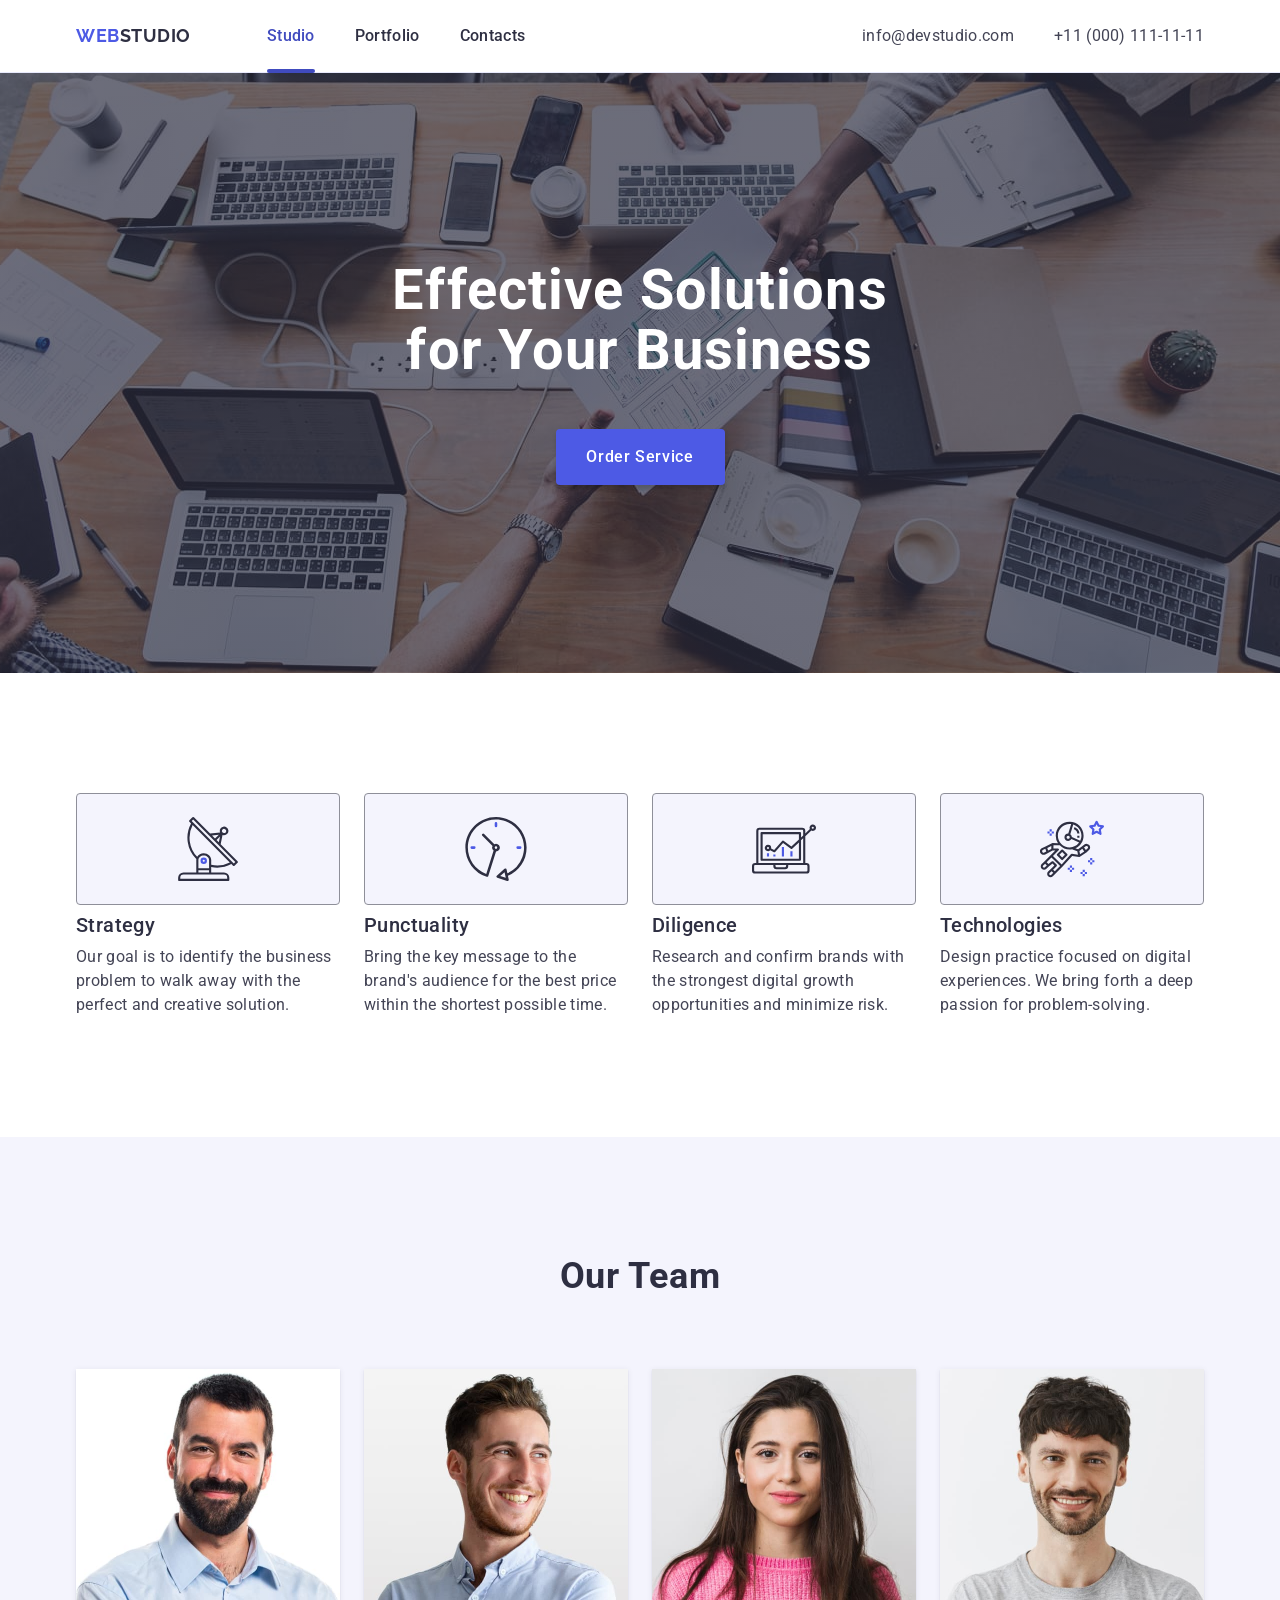
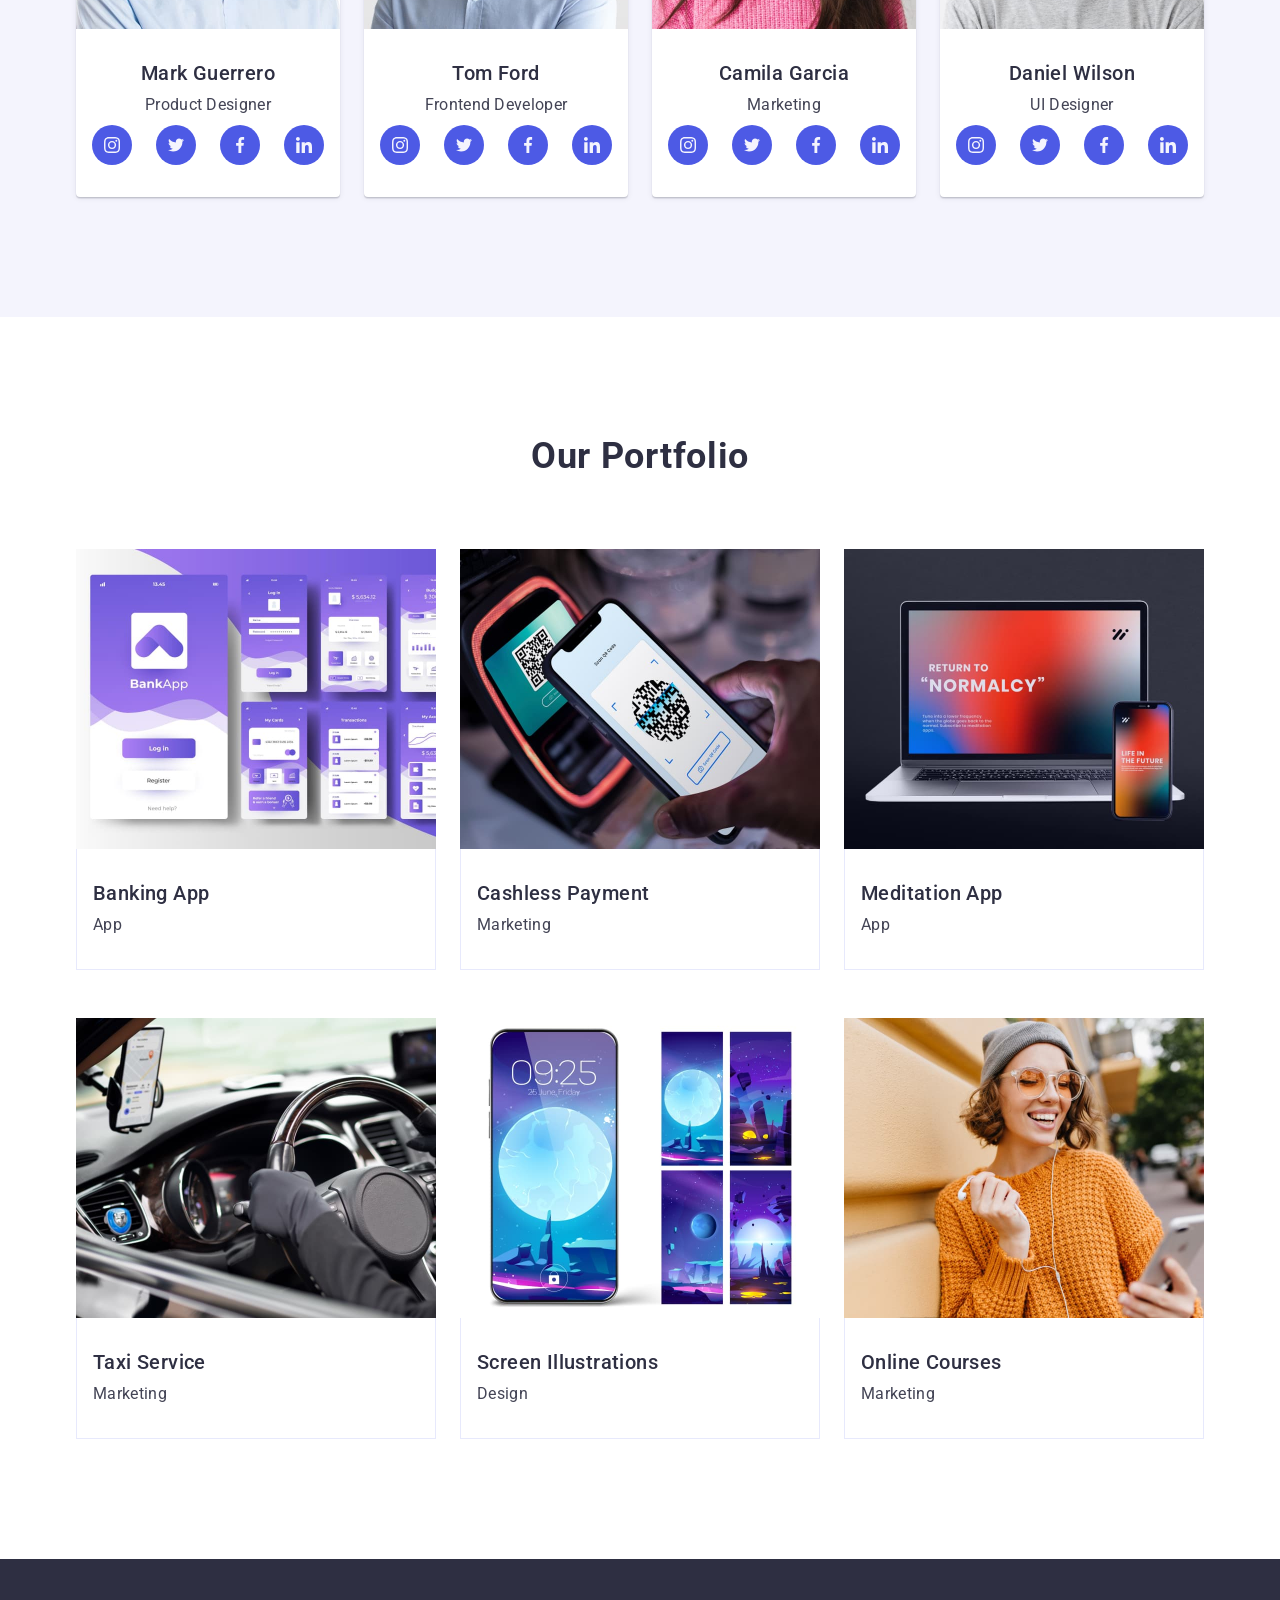
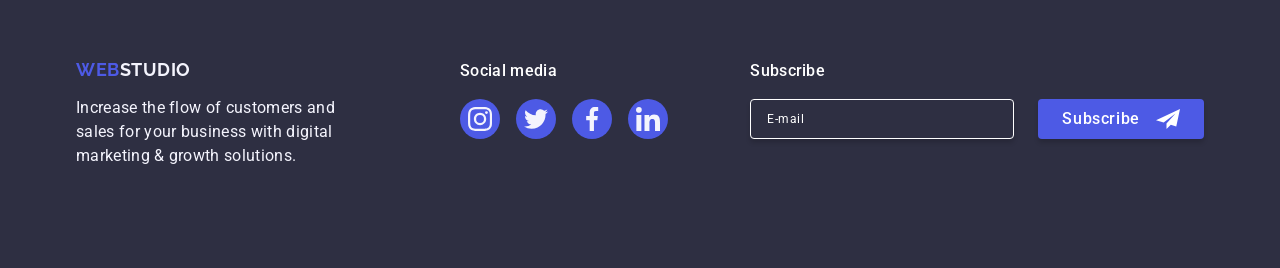
<file: index.html>
<!DOCTYPE html>
<html lang="en">
  <head>
    <meta charset="UTF-8" />
    <meta name="viewport" content="width=device-width, initial-scale=1.0" />
    <title>WebStudio</title>
    <link
      rel="stylesheet"
      href="https://cdnjs.cloudflare.com/ajax/libs/modern-normalize/3.0.1/modern-normalize.min.css"
      integrity="sha512-q6WgHqiHlKyOqslT/lgBgodhd03Wp4BEqKeW6nNtlOY4quzyG3VoQKFrieaCeSnuVseNKRGpGeDU3qPmabCANg=="
      crossorigin="anonymous"
      referrerpolicy="no-referrer"
    />
    <link rel="preconnect" href="https://fonts.googleapis.com" />
    <link rel="preconnect" href="https://fonts.gstatic.com" crossorigin />
    <link
      href="https://fonts.googleapis.com/css2?family=Raleway:wght@700&family=Roboto:wght@400;500;700&display=swap"
      rel="stylesheet"
    />
    <link rel="stylesheet" href="./css/styles.css" />
  </head>

  <body>
    <!--Header-->
    <header class="page-header">
      <div class="container header-container">
        <nav class="header-nav">
          <a class="logo nav-logo" href="./index.html"
            >Web<span class="header-logo-accent">Studio</span></a
          >
          <ul class="nav-list">
            <li class="nav-item">
              <a class="nav-link current" href="./index.html" target="_blank">Studio</a>
            </li>
            <li class="nav-item">
              <a class="nav-link" href="" target="_blank">Portfolio</a>
            </li>
            <li class="nav-item"><a class="nav-link" href="" target="_blank">Contacts</a></li>
          </ul>
        </nav>
        <address class="contacts">
          <ul class="contacts-list">
            <li class="contacts-item">
              <a class="contacts-link" href="mailto:info@devstudio.com">info@devstudio.com</a>
            </li>
            <li class="contacts-item">
              <a class="contacts-link" href="tel:+110001111111">+11 (000) 111-11-11</a>
            </li>
          </ul>
        </address>
      </div>
    </header>

    <!--Main-->
    <main>
      <!--Section Hero-->
      <section class="hero">
        <div class="container">
          <h1 class="hero-title">
            Effective solutions <span class="hero-title-accent">for</span> your business
          </h1>
          <button class="hero-button" type="button" data-modal-open>Order Service</button>
        </div>
      </section>

      <!--Section About us-->
      <section class="section about">
        <div class="container">
          <h2 class="section-title about-title visually-hidden">About us</h2>
          <ul class="about-list">
            <li class="about-item">
              <div class="about-icon">
                <svg class="about-icon-svg" width="64" height="64">
                  <use href="./images/icons.svg#icon-antenna"></use>
                </svg>
              </div>
              <h3 class="about-subtitle">Strategy</h3>
              <p class="about-text">
                Our goal is to identify the business problem to walk away with the perfect and
                creative solution.
              </p>
            </li>
            <li class="about-item">
              <div class="about-icon">
                <svg class="about-icon-svg" width="64" height="64">
                  <use href="./images/icons.svg#icon-clock"></use>
                </svg>
              </div>
              <h3 class="about-subtitle">Punctuality</h3>
              <p class="about-text">
                Bring the key message to the brand's audience for the best price within the shortest
                possible time.
              </p>
            </li>
            <li class="about-item">
              <div class="about-icon">
                <svg class="about-icon-svg" width="64" height="64">
                  <use href="./images/icons.svg#icon-diagram"></use>
                </svg>
              </div>
              <h3 class="about-subtitle">Diligence</h3>
              <p class="about-text">
                Research and confirm brands with the strongest digital growth opportunities and
                minimize risk.
              </p>
            </li>
            <li class="about-item">
              <div class="about-icon">
                <svg class="about-icon-svg" width="64" height="64">
                  <use href="./images/icons.svg#icon-astronaut"></use>
                </svg>
              </div>
              <h3 class="about-subtitle">Technologies</h3>
              <p class="about-text">
                Design practice focused on digital experiences. We bring forth a deep passion for
                problem-solving.
              </p>
            </li>
          </ul>
        </div>
      </section>

      <!--Section Our team-->
      <section class="section team">
        <div class="container">
          <h2 class="section-title team-title">Our Team</h2>
          <ul class="team-card-list">
            <li class="team-card-item">
              <img
                class="team-card-img"
                src="./images/team/team-1.jpg"
                alt="Mark Guerrero"
                width="264"
              />
              <div class="team-card-box">
                <h3 class="team-card-title">Mark Guerrero</h3>
                <p class="team-card-text">Product Designer</p>
                <ul class="team-card-social-list">
                  <li class="team-card-social-item">
                    <a class="team-card-social-link" href="">
                      <svg class="team-card-social-icon" width="16" height="16">
                        <use href="./images/icons.svg#icon-instagram"></use>
                      </svg>
                    </a>
                  </li>
                  <li class="team-card-social-item">
                    <a class="team-card-social-link" href="">
                      <svg class="team-card-social-icon" width="16" height="16">
                        <use href="./images/icons.svg#icon-twitter"></use>
                      </svg>
                    </a>
                  </li>
                  <li class="team-card-social-item">
                    <a class="team-card-social-link" href="">
                      <svg class="team-card-social-icon" width="16" height="16">
                        <use href="./images/icons.svg#icon-facebook"></use>
                      </svg>
                    </a>
                  </li>
                  <li class="team-card-social-item">
                    <a class="team-card-social-link" href="">
                      <svg class="team-card-social-icon" width="16" height="16">
                        <use href="./images/icons.svg#icon-linkedin"></use>
                      </svg>
                    </a>
                  </li>
                </ul>
              </div>
            </li>
            <li class="team-card-item">
              <img
                class="team-card-img"
                src="./images/team/team-2.jpg"
                alt="Tom Ford"
                width="264"
              />
              <div class="team-card-box">
                <h3 class="team-card-title">Tom Ford</h3>
                <p class="team-card-text">Frontend Developer</p>
                <ul class="team-card-social-list">
                  <li class="team-card-social-item">
                    <a class="team-card-social-link" href="">
                      <svg class="team-card-social-icon" width="16" height="16">
                        <use href="./images/icons.svg#icon-instagram"></use>
                      </svg>
                    </a>
                  </li>
                  <li class="team-card-social-item">
                    <a class="team-card-social-link" href="">
                      <svg class="team-card-social-icon" width="16" height="16">
                        <use href="./images/icons.svg#icon-twitter"></use>
                      </svg>
                    </a>
                  </li>
                  <li class="team-card-social-item">
                    <a class="team-card-social-link" href="">
                      <svg class="team-card-social-icon" width="16" height="16">
                        <use href="./images/icons.svg#icon-facebook"></use>
                      </svg>
                    </a>
                  </li>
                  <li class="team-card-social-item">
                    <a class="team-card-social-link" href="">
                      <svg class="team-card-social-icon" width="16" height="16">
                        <use href="./images/icons.svg#icon-linkedin"></use>
                      </svg>
                    </a>
                  </li>
                </ul>
              </div>
            </li>
            <li class="team-card-item">
              <img
                class="team-card-img"
                src="./images/team/team-3.jpg"
                alt="Camila Garcia"
                width="264"
              />
              <div class="team-card-box">
                <h3 class="team-card-title">Camila Garcia</h3>
                <p class="team-card-text">Marketing</p>
                <ul class="team-card-social-list">
                  <li class="team-card-social-item">
                    <a class="team-card-social-link" href="">
                      <svg class="team-card-social-icon" width="16" height="16">
                        <use href="./images/icons.svg#icon-instagram"></use>
                      </svg>
                    </a>
                  </li>
                  <li class="team-card-social-item">
                    <a class="team-card-social-link" href="">
                      <svg class="team-card-social-icon" width="16" height="16">
                        <use href="./images/icons.svg#icon-twitter"></use>
                      </svg>
                    </a>
                  </li>
                  <li class="team-card-social-item">
                    <a class="team-card-social-link" href="">
                      <svg class="team-card-social-icon" width="16" height="16">
                        <use href="./images/icons.svg#icon-facebook"></use>
                      </svg>
                    </a>
                  </li>
                  <li class="team-card-social-item">
                    <a class="team-card-social-link" href="">
                      <svg class="team-card-social-icon" width="16" height="16">
                        <use href="./images/icons.svg#icon-linkedin"></use>
                      </svg>
                    </a>
                  </li>
                </ul>
              </div>
            </li>
            <li class="team-card-item">
              <img
                class="team-card-img"
                src="./images/team/team-4.jpg"
                alt="Daniel Wilson"
                width="264"
              />
              <div class="team-card-box">
                <h3 class="team-card-title">Daniel Wilson</h3>
                <p class="team-card-text">UI Designer</p>
                <ul class="team-card-social-list">
                  <li class="team-card-social-item">
                    <a class="team-card-social-link" href="">
                      <svg class="team-card-social-icon" width="16" height="16">
                        <use href="./images/icons.svg#icon-instagram"></use>
                      </svg>
                    </a>
                  </li>
                  <li class="team-card-social-item">
                    <a class="team-card-social-link" href="">
                      <svg class="team-card-social-icon" width="16" height="16">
                        <use href="./images/icons.svg#icon-twitter"></use>
                      </svg>
                    </a>
                  </li>
                  <li class="team-card-social-item">
                    <a class="team-card-social-link" href="">
                      <svg class="team-card-social-icon" width="16" height="16">
                        <use href="./images/icons.svg#icon-facebook"></use>
                      </svg>
                    </a>
                  </li>
                  <li class="team-card-social-item">
                    <a class="team-card-social-link" href="">
                      <svg class="team-card-social-icon" width="16" height="16">
                        <use href="./images/icons.svg#icon-linkedin"></use>
                      </svg>
                    </a>
                  </li>
                </ul>
              </div>
            </li>
          </ul>
        </div>
      </section>

      <!--Section Portfolio-->
      <section class="section portfolio">
        <div class="container">
          <h2 class="section-title portfolio-title">Our Portfolio</h2>
          <ul class="portfolio-list">
            <li class="portfolio-item">
              <div class="portfolio-thumb">
                <img
                  class="portfolio-img"
                  src="./images/portfolio/portfolio-1.jpg"
                  alt="Banking application"
                  width="360"
                />
                <p class="portfolio-overlay">
                  14 Stylish and User-Friendly App Design Concepts · Task Manager App · Calorie
                  Tracker App · Exotic Fruit Ecommerce App · Cloud Storage App
                </p>
              </div>

              <div class="portfolio-box">
                <h3 class="portfolio-subtitle">Banking App</h3>
                <p class="portfolio-text">App</p>
              </div>
            </li>
            <li class="portfolio-item">
              <div class="portfolio-thumb">
                <img
                  class="portfolio-img"
                  src="./images/portfolio/portfolio-2.jpg"
                  alt="Cashless payment by smartphone"
                  width="360"
                />
                <p class="portfolio-overlay">
                  14 Stylish and User-Friendly App Design Concepts · Task Manager App · Calorie
                  Tracker App · Exotic Fruit Ecommerce App · Cloud Storage App
                </p>
              </div>

              <div class="portfolio-box">
                <h3 class="portfolio-subtitle">Cashless Payment</h3>
                <p class="portfolio-text">Marketing</p>
              </div>
            </li>
            <li class="portfolio-item">
              <div class="portfolio-thumb">
                <img
                  class="portfolio-img"
                  src="./images/portfolio/portfolio-3.jpg"
                  alt="Laptop and smartphone"
                  width="360"
                />
                <p class="portfolio-overlay">
                  14 Stylish and User-Friendly App Design Concepts · Task Manager App · Calorie
                  Tracker App · Exotic Fruit Ecommerce App · Cloud Storage App
                </p>
              </div>

              <div class="portfolio-box">
                <h3 class="portfolio-subtitle">Meditation App</h3>
                <p class="portfolio-text">App</p>
              </div>
            </li>
            <li class="portfolio-item">
              <div class="portfolio-thumb">
                <img
                  class="portfolio-img"
                  src="./images/portfolio/portfolio-4.jpg"
                  alt="Man driving a car"
                  width="360"
                />
                <p class="portfolio-overlay">
                  14 Stylish and User-Friendly App Design Concepts · Task Manager App · Calorie
                  Tracker App · Exotic Fruit Ecommerce App · Cloud Storage App
                </p>
              </div>

              <div class="portfolio-box">
                <h3 class="portfolio-subtitle">Taxi Service</h3>
                <p class="portfolio-text">Marketing</p>
              </div>
            </li>
            <li class="portfolio-item">
              <div class="portfolio-thumb">
                <img
                  class="portfolio-img"
                  src="./images/portfolio/portfolio-5.jpg"
                  alt="Smartphone and some background images"
                  width="360"
                />
                <p class="portfolio-overlay">
                  14 Stylish and User-Friendly App Design Concepts · Task Manager App · Calorie
                  Tracker App · Exotic Fruit Ecommerce App · Cloud Storage App
                </p>
              </div>

              <div class="portfolio-box">
                <h3 class="portfolio-subtitle">Screen Illustrations</h3>
                <p class="portfolio-text">Design</p>
              </div>
            </li>
            <li class="portfolio-item">
              <div class="portfolio-thumb">
                <img
                  class="portfolio-img"
                  src="./images/portfolio/portfolio-6.jpg"
                  alt="Girl with smartphone"
                  width="360"
                />
                <p class="portfolio-overlay">
                  14 Stylish and User-Friendly App Design Concepts · Task Manager App · Calorie
                  Tracker App · Exotic Fruit Ecommerce App · Cloud Storage App
                </p>
              </div>

              <div class="portfolio-box">
                <h3 class="portfolio-subtitle">Online Courses</h3>
                <p class="portfolio-text">Marketing</p>
              </div>
            </li>
          </ul>
        </div>
      </section>
    </main>

    <!--Footer-->
    <footer class="footer">
      <div class="container footer-container">
        <div class="footer-logo-container">
          <a class="logo footer-logo" href="./index.html"
            >Web<span class="footer-logo-accent">Studio</span></a
          >
          <p class="footer-text">
            Increase the flow of customers and sales for your business with digital marketing &
            growth solutions.
          </p>
        </div>

        <div class="footer-social-links-container">
          <p class="footer-social-media-text">Social media</p>
          <ul class="footer-social-media-list">
            <li class="footer-social-media-item">
              <a class="footer-social-media-link" href="">
                <svg class="footer-social-media-icon" width="24" height="24">
                  <use href="./images/icons.svg#icon-instagram"></use>
                </svg>
              </a>
            </li>
            <li class="footer-social-media-item">
              <a class="footer-social-media-link" href="">
                <svg class="footer-social-media-icon" width="24" height="24">
                  <use href="./images/icons.svg#icon-twitter"></use>
                </svg>
              </a>
            </li>
            <li class="footer-social-media-item">
              <a class="footer-social-media-link" href="">
                <svg class="footer-social-media-icon" width="24" height="24">
                  <use href="./images/icons.svg#icon-facebook"></use>
                </svg>
              </a>
            </li>
            <li class="footer-social-media-item">
              <a class="footer-social-media-link" href="">
                <svg class="footer-social-media-icon" width="24" height="24">
                  <use href="./images/icons.svg#icon-linkedin"></use>
                </svg>
              </a>
            </li>
          </ul>
        </div>

        <div class="footer-form-container">
          <p class="footer-form-title">Subscribe</p>
          <form class="footer-form">
            <label class="footer-form-label">
              <input
                class="footer-form-input"
                type="email"
                name="email"
                placeholder="E-mail"
                required
            /></label>
            <button type="submit" class="footer-form-btn">
              Subscribe
              <svg class="btn-icon" width="24" height="24">
                <use href="./images/icons.svg#icon-send"></use>
              </svg>
            </button>
          </form>
        </div>
      </div>
    </footer>

    <!-- Modal -->
    <div class="modal-backdrop" data-modal>
      <div class="modal">
        <button class="modal-close-btn" type="button" data-modal-close>
          <svg class="modal-close-icon" width="8" height="8">
            <use href="./images/icons.svg#icon-close"></use>
          </svg>
        </button>
        <p class="form-title">Leave your contacts and we will call you back</p>

        <form class="modal-form">
          <div class="modal-container-box">
            <label class="modal-input-label" for="user-name">Name</label>
            <div class="modal-input-container">
              <input class="modal-input" id="user-name" name="user-name" type="text" required />
              <svg class="modal-input-icon" width="18" height="24">
                <use href="./images/icons.svg#icon-person"></use>
              </svg>
            </div>
          </div>

          <div class="modal-container-box">
            <label class="modal-input-label" for="user-tel">Phone</label>
            <div class="modal-input-container">
              <input class="modal-input" id="user-tel" name="user-tel" type="tel" required />
              <svg class="modal-input-icon" width="18" height="24">
                <use href="./images/icons.svg#icon-phone"></use>
              </svg>
            </div>
          </div>

          <div class="modal-container-box">
            <label class="modal-input-label" for="user-email">Email</label>
            <div class="modal-input-container">
              <input class="modal-input" id="user-email" name="user-email" type="email" required />
              <svg class="modal-input-icon" width="18" height="24">
                <use href="./images/icons.svg#icon-email"></use>
              </svg>
            </div>
          </div>

          <div class="modal-container-textarea">
            <label class="modal-input-label" for="user-comment">Comment</label>
            <textarea
              class="modal-textarea"
              id="user-comment"
              name="user-comment"
              placeholder="Text input"
            ></textarea>
          </div>

          <div class="modal-check-container">
            <input
              class="modal-check visually-hidden"
              type="checkbox"
              name="user-privacy"
              value="true"
              id="user-privacy"
            />
            <label class="modal-check-label" for="user-privacy">
              <span class="modal-custom-check">
                <svg class="modal-custom-check-icon" width="10" height="8">
                  <use href="./images/icons.svg#icon-check"></use>
                </svg> </span
              >I accept the terms and conditions of the&nbsp;
              <a class="modal-link" href="">Privacy Policy</a>
            </label>
          </div>

          <button class="modal-btn" type="submit">Send</button>
        </form>
      </div>
    </div>

    <script src="./js/modal.js"></script>
  </body>
</html>
</file>
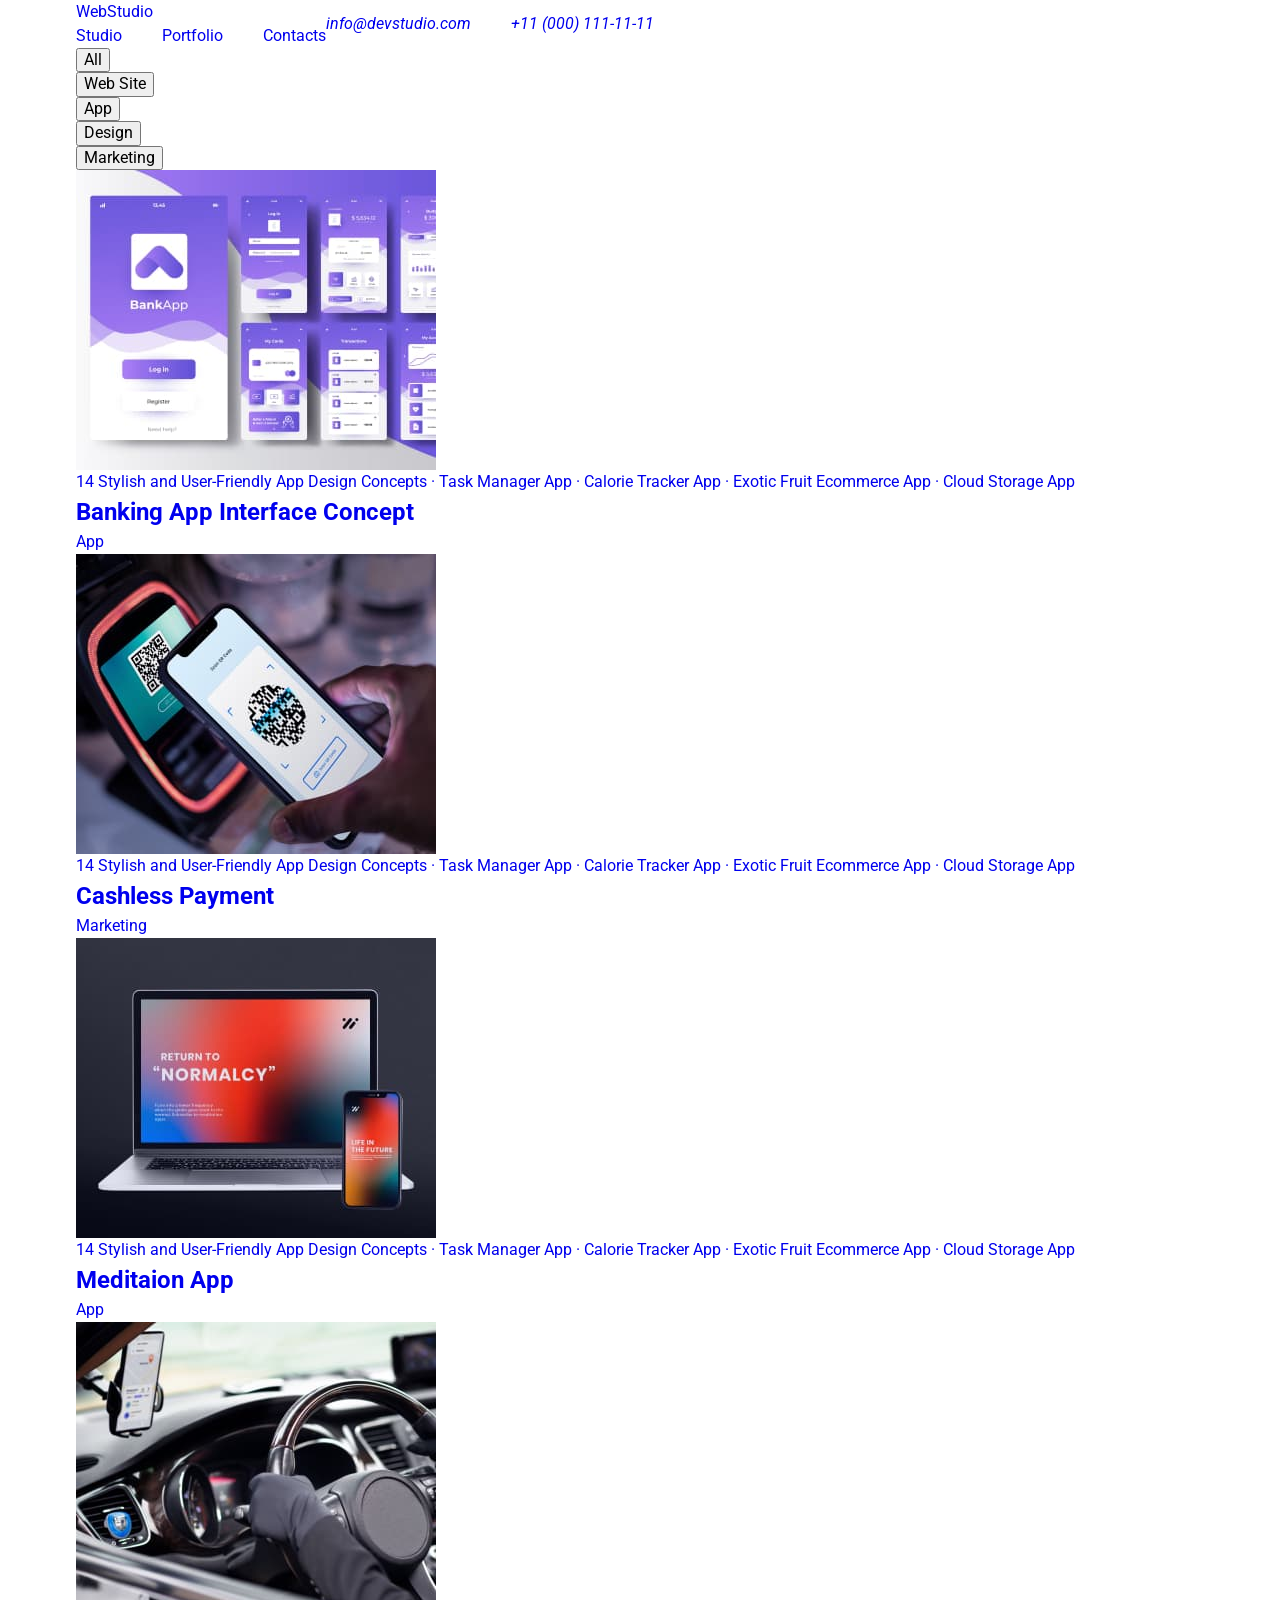
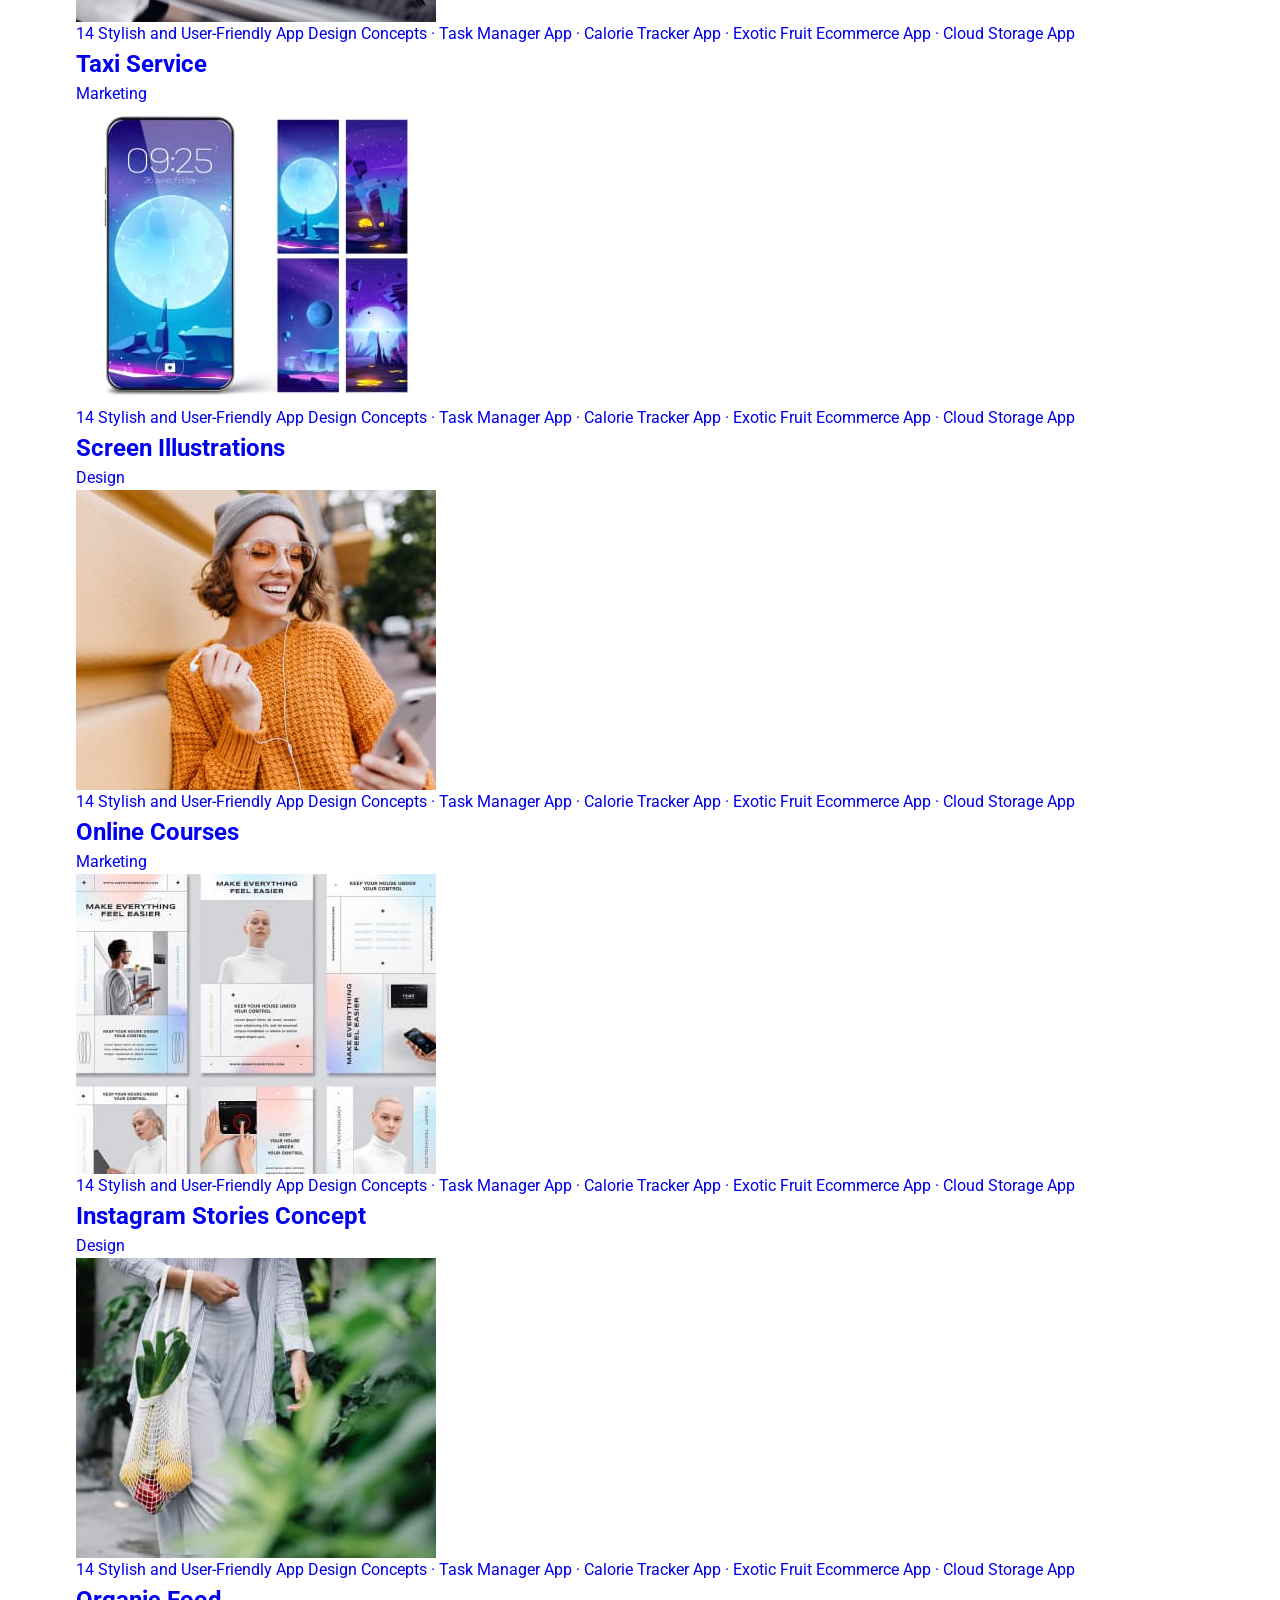
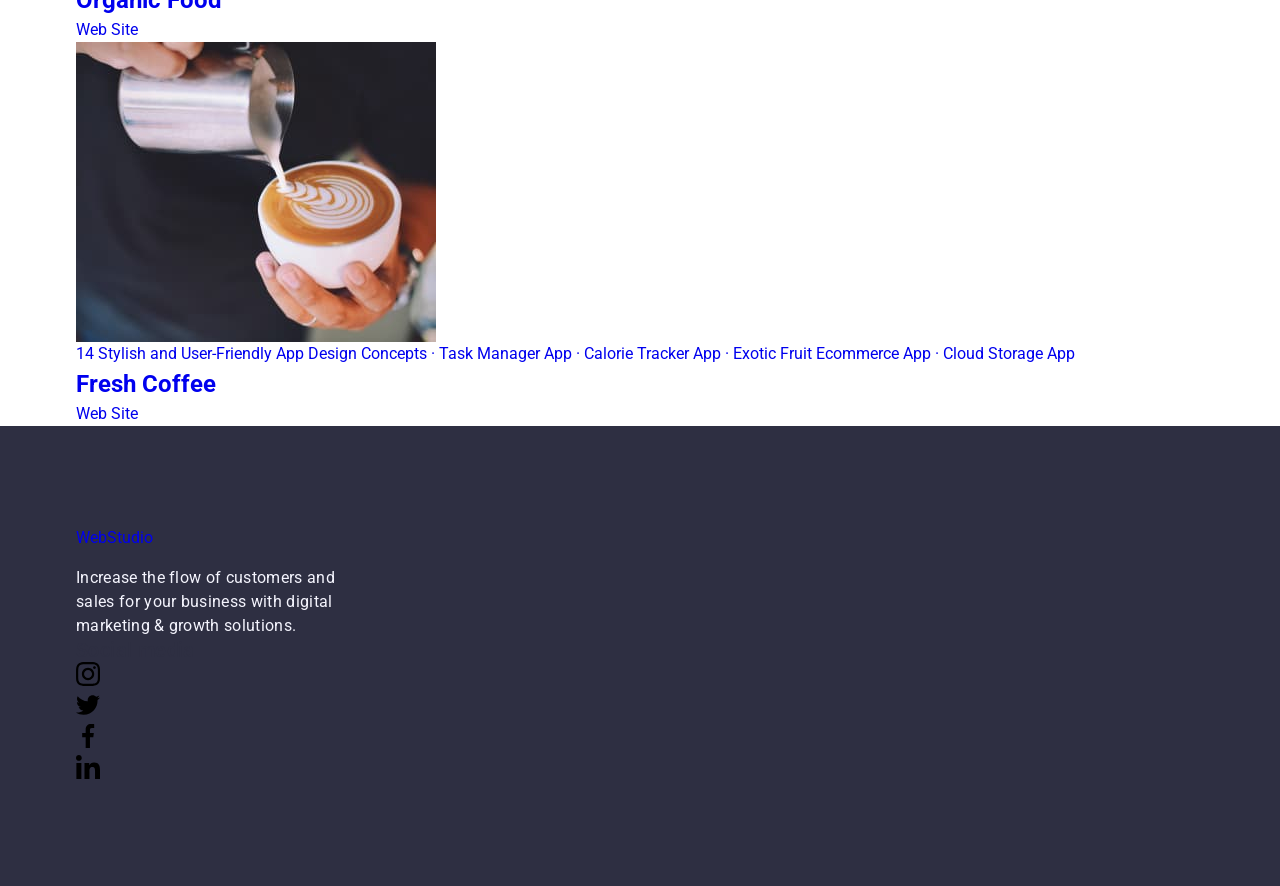
<file: portfolio.html>
<!DOCTYPE html>
<html lang="en">
  <head>
    <meta charset="UTF-8" />
    <meta http-equiv="X-UA-Compatible" content="IE=edge" />
    <meta name="viewport" content="width=device-width, initial-scale=1.0" />
    <title>Portfolio</title>
    <link rel="preconnect" href="https://fonts.googleapis.com" />
    <link rel="preconnect" href="https://fonts.gstatic.com" crossorigin />
    <link
      href="https://fonts.googleapis.com/css2?family=Raleway:wght@800&family=Roboto:wght@400;500;700;900&display=swap"
      rel="stylesheet"
    />
    <link
      rel="stylesheet"
      href="https://cdnjs.cloudflare.com/ajax/libs/modern-normalize/1.1.0/modern-normalize.min.css"
      integrity="sha512-wpPYUAdjBVSE4KJnH1VR1HeZfpl1ub8YT/NKx4PuQ5NmX2tKuGu6U/JRp5y+Y8XG2tV+wKQpNHVUX03MfMFn9Q=="
      crossorigin="anonymous"
      referrerpolicy="no-referrer"
    />
    <link rel="stylesheet" href="./css/styles.css" />
  </head>
  <body>
    <!-- Header -->
    <header class="header">
      <div class="container header-container">
        <nav class="nav">
          <a href="./index.html" class="header-logo link">Web<span>Studio</span></a>
          <ul class="nav-list list">
            <li class="nav-item"><a href="./index.html" class="nav-item-link link">Studio</a></li>
            <li class="nav-item">
              <a href="./portfolio.html" class="nav-item-link link current">Portfolio</a>
            </li>
            <li class="nav-item"><a href="#" class="nav-item-link link">Contacts</a></li>
          </ul>
        </nav>
        <address class="header-contacts">
          <ul class="contacts-list list">
            <li class="contacts-item">
              <a href="mailto:info@devstudio.com" class="contacts-item-link link"
                >info@devstudio.com</a
              >
            </li>
            <li class="contacts-item">
              <a href="tel:+110001111111" class="contacts-item-link link">+11 (000) 111-11-11</a>
            </li>
          </ul>
        </address>
      </div>
    </header>

    <!-- Main -->
    <main>
      <!-- Our projects -->
      <section class="projects">
        <div class="container">
          <h1 class="visually-hidden">Our projects</h1>
          <!-- Filter -->
          <ul class="filter-list list">
            <li class="filter-item"><button type="button" class="filter-btn">All</button></li>
            <li class="filter-item"><button type="button" class="filter-btn">Web Site</button></li>
            <li class="filter-item"><button type="button" class="filter-btn">App</button></li>
            <li class="filter-item"><button type="button" class="filter-btn">Design</button></li>
            <li class="filter-item"><button type="button" class="filter-btn">Marketing</button></li>
          </ul>

          <!-- Projects -->
          <ul class="project-list list">
            <li class="project-item">
              <a class="project-link link" href="#">
                <div class="card">
                  <div class="card-thumb">
                    <img
                      src="./images/portfolio-1.jpg"
                      alt="Banking App"
                      width="360"
                      height="300"
                    />
                    <p class="project-top-text">
                      14 Stylish and User-Friendly App Design Concepts · Task Manager App · Calorie
                      Tracker App · Exotic Fruit Ecommerce App · Cloud Storage App
                    </p>
                  </div>

                  <div class="card-content">
                    <h2 class="project-title">Banking App Interface Concept</h2>
                    <p class="project-text">App</p>
                  </div>
                </div>
              </a>
            </li>
            <li class="project-item">
              <a class="project-link link" href="#">
                <div class="card">
                  <div class="card-thumb">
                    <img
                      src="./images/portfolio-2.jpg"
                      alt="Cashless Payment from smartphone"
                      width="360"
                      height="300"
                    />
                    <p class="project-top-text">
                      14 Stylish and User-Friendly App Design Concepts · Task Manager App · Calorie
                      Tracker App · Exotic Fruit Ecommerce App · Cloud Storage App
                    </p>
                  </div>
                  <div class="card-content">
                    <h2 class="project-title">Cashless Payment</h2>
                    <p class="project-text">Marketing</p>
                  </div>
                </div>
              </a>
            </li>
            <li class="project-item">
              <a class="project-link link" href="#">
                <div class="card">
                  <div class="card-thumb">
                    <img
                      src="./images/portfolio-3.jpg"
                      alt="A laptop and a smartphone"
                      width="360"
                      height="300"
                    />
                    <p class="project-top-text">
                      14 Stylish and User-Friendly App Design Concepts · Task Manager App · Calorie
                      Tracker App · Exotic Fruit Ecommerce App · Cloud Storage App
                    </p>
                  </div>
                  <div class="card-content">
                    <h2 class="project-title">Meditaion App</h2>
                    <p class="project-text">App</p>
                  </div>
                </div>
              </a>
            </li>
            <li class="project-item">
              <a class="project-link link" href="#">
                <div class="card">
                  <div class="card-thumb">
                    <img
                      src="./images/portfolio-4.jpg"
                      alt="A man driving a car"
                      width="360"
                      height="300"
                    />
                    <p class="project-top-text">
                      14 Stylish and User-Friendly App Design Concepts · Task Manager App · Calorie
                      Tracker App · Exotic Fruit Ecommerce App · Cloud Storage App
                    </p>
                  </div>
                  <div class="card-content">
                    <h2 class="project-title">Taxi Service</h2>
                    <p class="project-text">Marketing</p>
                  </div>
                </div>
              </a>
            </li>
            <li class="project-item">
              <a class="project-link link" href="#">
                <div class="card">
                  <div class="card-thumb">
                    <img
                      src="./images/portfolio-5.jpg"
                      alt="A screen of a smartphone"
                      width="360"
                      height="300"
                    />
                    <p class="project-top-text">
                      14 Stylish and User-Friendly App Design Concepts · Task Manager App · Calorie
                      Tracker App · Exotic Fruit Ecommerce App · Cloud Storage App
                    </p>
                  </div>
                  <div class="card-content">
                    <h2 class="project-title">Screen Illustrations</h2>
                    <p class="project-text">Design</p>
                  </div>
                </div>
              </a>
            </li>
            <li class="project-item">
              <a class="project-link link" href="#">
                <div class="card">
                  <div class="card-thumb">
                    <img
                      src="./images/portfolio-6.jpg"
                      alt="A woman with a smartphone"
                      width="360"
                      height="300"
                    />
                    <p class="project-top-text">
                      14 Stylish and User-Friendly App Design Concepts · Task Manager App · Calorie
                      Tracker App · Exotic Fruit Ecommerce App · Cloud Storage App
                    </p>
                  </div>
                  <div class="card-content">
                    <h2 class="project-title">Online Courses</h2>
                    <p class="project-text">Marketing</p>
                  </div>
                </div>
              </a>
            </li>
            <li class="project-item">
              <a class="project-link link" href="#">
                <div class="card">
                  <div class="card-thumb">
                    <img
                      src="./images/portfolio-7.jpg"
                      alt="Instagram Stories"
                      width="360"
                      height="300"
                    />
                    <p class="project-top-text">
                      14 Stylish and User-Friendly App Design Concepts · Task Manager App · Calorie
                      Tracker App · Exotic Fruit Ecommerce App · Cloud Storage App
                    </p>
                  </div>
                  <div class="card-content">
                    <h2 class="project-title">Instagram Stories Concept</h2>
                    <p class="project-text">Design</p>
                  </div>
                </div>
              </a>
            </li>
            <li class="project-item">
              <a class="project-link link" href="#">
                <div class="card">
                  <div class="card-thumb">
                    <img
                      src="./images/portfolio-8.jpg"
                      alt="A woman with organic food"
                      width="360"
                      height="300"
                    />
                    <p class="project-top-text">
                      14 Stylish and User-Friendly App Design Concepts · Task Manager App · Calorie
                      Tracker App · Exotic Fruit Ecommerce App · Cloud Storage App
                    </p>
                  </div>
                  <div class="card-content">
                    <h2 class="project-title">Organic Food</h2>
                    <p class="project-text">Web Site</p>
                  </div>
                </div>
              </a>
            </li>
            <li class="project-item">
              <a class="project-link link" href="#">
                <div class="card">
                  <div class="card-thumb">
                    <img
                      src="./images/portfolio-9.jpg"
                      alt="A cup of coffee"
                      width="360"
                      height="300"
                    />
                    <p class="project-top-text">
                      14 Stylish and User-Friendly App Design Concepts · Task Manager App · Calorie
                      Tracker App · Exotic Fruit Ecommerce App · Cloud Storage App
                    </p>
                  </div>
                  <div class="card-content">
                    <h2 class="project-title">Fresh Coffee</h2>
                    <p class="project-text">Web Site</p>
                  </div>
                </div>
              </a>
            </li>
          </ul>
        </div>
      </section>
    </main>

    <!-- Footer -->
    <footer class="footer">
      <div class="container">
        <div class="footer-content">
          <div class="footer-left">
            <a href="./index.html" class="footer-logo link">Web<span>Studio</span></a>
            <p class="footer-text">
              Increase the flow of customers and sales for your business with digital marketing &
              growth solutions.
            </p>
          </div>
          <div class="footer-right">
            <h3 class="footer-title">Social media</h3>
            <ul class="footer-social-list list">
              <li class="footer-social-list-item">
                <a class="footer-soclial-list-link link" href="#">
                  <svg class="footer-social-list-icon" width="24" height="24">
                    <use href="./images/sprite.svg#icon-instagram"></use>
                  </svg>
                </a>
              </li>
              <li class="footer-social-list-item">
                <a class="footer-soclial-list-link link" href="#">
                  <svg class="footer-social-list-icon" width="24" height="24">
                    <use href="./images/sprite.svg#icon-twitter"></use>
                  </svg>
                </a>
              </li>
              <li class="footer-social-list-item">
                <a class="footer-soclial-list-link link" href="#">
                  <svg class="footer-social-list-icon" width="24" height="24">
                    <use href="./images/sprite.svg#icon-facebook"></use>
                  </svg>
                </a>
              </li>
              <li class="footer-social-list-item">
                <a class="footer-soclial-list-link link" href="#">
                  <svg class="footer-social-list-icon" width="24" height="24">
                    <use href="./images/sprite.svg#icon-linkedin"></use>
                  </svg>
                </a>
              </li>
            </ul>
          </div>
        </div>
      </div>
    </footer>
  </body>
</html>
</file>
<file: css/styles.css>
body {
  font-family: "Roboto", sans-serif;
  line-height: 1.5;
  color: #434455;
  background-color: #fff;
}

a {
  text-decoration: none;
}

h1,
h2,
h3,
h4,
h5,
h6,
p {
  /* padding: 0; */
  margin: 0;
}

ul,
ol {
  list-style-type: none;
  padding: 0;
  margin: 0;
}

h3 {
  font-weight: 500;
  font-size: 20px;
  line-height: 1.2;
  letter-spacing: 0.02em;
  color: #2e2f42;
}

button {
  cursor: pointer;
}

img {
  display: block;
  max-width: 100%;
  height: auto;
}

.container {
  max-width: 1158px;
  padding: 0 15px;
  margin: 0 auto;
}

.section {
  padding-top: 120px;
  padding-bottom: 120px;
}

.visually-hidden {
  position: absolute;
  width: 1px;
  height: 1px;
  margin: -1px;
  border: 0;
  padding: 0;
  white-space: nowrap;
  clip-path: inset(100%);
  clip: rect(0 0 0 0);
  overflow: hidden;
}

/* #region Header */
.page-header {
  border-bottom: 1px solid #e7e9fc;
  box-shadow: 0 1px 6px 0 rgba(46, 47, 66, 0.08), 0 1px 1px 0 rgba(46, 47, 66, 0.16),
    0 2px 1px 0 rgba(46, 47, 66, 0.08);
}

.header-container {
  display: flex;
  align-items: center;
}

.header-nav {
  display: flex;
  align-items: center;
}

.logo {
  font-family: "Raleway", sans-serif;
  font-weight: 700;
  font-size: 18px;
  line-height: 1.17;
  letter-spacing: 0.03em;
  text-transform: uppercase;
  color: #4d5ae5;
}

.header-logo-accent {
  color: #2e2f42;
}

.nav-logo {
  padding: 24px 0;
  margin-right: 76px;
}

.nav-list {
  display: flex;
  align-items: center;
  gap: 40px;
}

.nav-link {
  font-weight: 500;
  letter-spacing: 0.02em;
  color: #2e2f42;
  display: block;
  padding: 24px 0;
  transition: color 250ms cubic-bezier(0.4, 0, 0.2, 1);
}

.nav-link.current {
  position: relative;
}

.nav-link.current::after {
  content: "";
  position: absolute;
  left: 0;
  bottom: -1px;
  width: 100%;
  height: 4px;
  background-color: #404bbf;
  border-radius: 2px;
}

.contacts {
  font-style: normal;
  margin-left: auto;
}

.contacts-list {
  display: flex;
  align-items: center;
  gap: 40px;
}

.contacts-link {
  letter-spacing: 0.02em;
  color: #434455;
  display: block;
  padding: 24px 0;
  transition: color 250ms cubic-bezier(0.4, 0, 0.2, 1);
}

.nav-link:hover,
.nav-link:focus,
.contacts-link:hover,
.contacts-link:focus,
.nav-link.current {
  color: #404bbf;
}
/* #endregion Header */

/* #region Hero */
.hero {
  background-color: #2e2f42;
  background-image: linear-gradient(rgba(46, 47, 66, 0.7), rgba(46, 47, 66, 0.7)),
    url(../images/people-office.jpg);
  background-size: cover;
  background-repeat: no-repeat;
  background-position: center;
  max-width: 1440px;
  margin: 0 auto;
  padding-top: 188px;
  padding-bottom: 188px;
}

.hero-title {
  font-size: 56px;
  line-height: 1.07;
  letter-spacing: 0.02em;
  text-align: center;
  color: #fff;
  text-transform: capitalize;
  margin: 0 auto;
  margin-bottom: 48px;
  max-width: 496px;
}

.hero-title-accent {
  text-transform: lowercase;
}

.hero-button {
  font-family: "Roboto", sans-serif;
  font-weight: 500;
  line-height: 1.5;
  letter-spacing: 0.04em;
  color: #fff;
  background-color: #4d5ae5;
  border: none;
  border-radius: 4px;
  min-width: 169px;
  display: block;
  margin: 0 auto;
  padding-top: 16px;
  padding-bottom: 16px;
  box-shadow: 0 4px 4px 0 rgba(0, 0, 0, 0.15);
  transition: background-color 250ms cubic-bezier(0.4, 0, 0.2, 1);
}

.hero-button:hover,
.hero-button:focus {
  background-color: #404bbf;
}
/* #endregion Hero */

/* #region About */
.section-title {
  font-size: 36px;
  line-height: 1.11;
  letter-spacing: 0.02em;
  text-align: center;
  text-transform: capitalize;
  color: #2e2f42;
}

.about-list {
  display: flex;
  align-items: center;
  gap: 24px;
}

.about-item {
  width: calc((100% - 72px) / 4);
}

.about-icon {
  border: 1px solid #8e8f99;
  border-radius: 4px;
  background-color: #f4f4fd;
  display: flex;
  align-items: center;
  justify-content: center;
  width: 264px;
  height: 112px;
  margin-bottom: 8px;
}

.about-subtitle {
  margin-bottom: 8px;
}

.about-text {
  letter-spacing: 0.02em;
}
/* #endregion About */

/* #region Our team */
.team {
  background-color: #f4f4fd;
}

.team-title {
  margin-bottom: 72px;
}

.team-card-list {
  display: flex;
  gap: 24px;
}

.team-card-item {
  width: calc((100% - 72px) / 4);
  background: #fff;
  border-bottom-right-radius: 4px;
  border-bottom-left-radius: 4px;
  box-shadow: 0 2px 1px 0 rgba(46, 47, 66, 0.08), 0 1px 1px 0 rgba(46, 47, 66, 0.16),
    0 1px 6px 0 rgba(46, 47, 66, 0.08);
}

.team-card-box {
  padding: 32px 0;
  text-align: center;
}

.team-card-title {
  margin-bottom: 8px;
}

.team-card-text {
  letter-spacing: 0.02em;
  margin-bottom: 8px;
}

.team-card-social-list {
  display: flex;
  align-items: center;
  justify-content: center;
  gap: 24px;
}

.team-card-social-link {
  display: flex;
  align-items: center;
  justify-content: center;
  border-radius: 50%;
  width: 40px;
  height: 40px;
  background-color: #4d5ae5;
  transition: background-color 250ms cubic-bezier(0.4, 0, 0.2, 1);
}

.team-card-social-link:hover,
.team-card-social-link:focus {
  background-color: #404bbf;
}

.team-card-social-icon {
  fill: #f4f4fd;
}

/* #endregion Our team */

/* #region Portfolio */
.portfolio-title {
  margin-bottom: 72px;
}

.portfolio-list {
  display: flex;
  flex-wrap: wrap;
  column-gap: 24px;
  row-gap: 48px;
}

.portfolio-item {
  width: calc((100% - 48px) / 3);
  transition: box-shadow 250ms cubic-bezier(0.4, 0, 0.2, 1);
}

.portfolio-item:hover {
  box-shadow: 0 2px 1px 0 rgba(46, 47, 66, 0.08), 0 1px 1px 0 rgba(46, 47, 66, 0.16),
    0 1px 6px 0 rgba(46, 47, 66, 0.08);
}

.portfolio-item:hover .portfolio-overlay {
  transform: translateY(0);
}

.portfolio-thumb {
  position: relative;
  overflow: hidden;
}

.portfolio-overlay {
  position: absolute;
  top: 0;
  left: 0;
  width: 100%;
  height: 100%;
  padding: 40px 32px;
  background-color: #4d5ae5;
  letter-spacing: 0.02em;
  color: #f4f4fd;
  transform: translateY(100%);
  transition: transform 250ms cubic-bezier(0.4, 0, 0.2, 1);
}

.portfolio-box {
  border-bottom: 1px solid #e7e9fc;
  border-left: 1px solid #e7e9fc;
  border-right: 1px solid #e7e9fc;
  padding: 32px 16px;
}

.portfolio-subtitle {
  margin-bottom: 8px;
}

.portfolio-text {
  letter-spacing: 0.02em;
}
/* #endregion Portfolio */

/* #region Footer */
.footer {
  color: #f4f4fd;
  background-color: #2e2f42;
  padding-top: 100px;
  padding-bottom: 100px;
}

.footer-container {
  display: flex;
  align-items: baseline;
}
.footer-logo {
  display: inline-block;
  margin-bottom: 16px;
}

.footer-logo-accent {
  color: #f4f4fd;
}

.footer-logo-container {
  margin-right: 120px;
}

.footer-text {
  letter-spacing: 0.02em;
  width: 264px;
}

.footer-social-media-text {
  margin-bottom: 16px;
  font-weight: 500;
  letter-spacing: 0.02em;
  color: #fff;
}

.footer-social-media-list {
  display: flex;
  gap: 16px;
}

.footer-social-media-link {
  display: flex;
  align-items: center;
  justify-content: center;
  border-radius: 50%;
  width: 40px;
  height: 40px;
  background-color: #4d5ae5;
  transition: background-color 250ms cubic-bezier(0.4, 0, 0.2, 1);
}

.footer-social-media-link:hover,
.footer-social-media-link:focus {
  background-color: #31d0aa;
}

.footer-social-media-icon {
  fill: #f4f4fd;
}

.footer-form-container {
  margin-left: auto;
}

.footer-form-title {
  font-weight: 500;
  letter-spacing: 0.02em;
  color: #fff;
  margin-bottom: 16px;
}

.footer-form {
  display: flex;
  gap: 24px;
}

.footer-form-input {
  border: 1px solid #fff;
  border-radius: 4px;
  width: 264px;
  height: 40px;
  box-shadow: 0 4px 4px 0 rgba(0, 0, 0, 0.15);
  background-color: transparent;
  padding-left: 16px;
  color: #fff;
  outline: transparent;
  font-size: 12px;
  line-height: 2;
  letter-spacing: 0.04em;
  transition: border-color 250ms cubic-bezier(0.4, 0, 0.2, 1);
}

.footer-form-input:focus {
  border-color: #404bbf;
}

.footer-form-input::placeholder {
  font-weight: 400;
  font-size: 12px;
  line-height: 2;
  letter-spacing: 0.04em;
  color: #fff;
}

.footer-form-btn {
  display: flex;
  /* gap: 16px; */
  border-radius: 4px;
  border: none;
  padding: 8px 24px;
  min-width: 165px;
  height: 40px;
  background-color: #4d5ae5;
  box-shadow: 0 4px 4px 0 rgba(0, 0, 0, 0.15);
  align-items: center;
  justify-content: center;
  font-family: "Roboto", sans-serif;
  font-size: 16px;
  font-weight: 500;
  line-height: 1.5;
  letter-spacing: 0.04em;
  color: #fff;
  transition: background-color 250ms cubic-bezier(0.4, 0, 0.2, 1);
}

.footer-form-btn:hover,
.footer-form-btn:focus {
  background-color: #404bbf;
}

.btn-icon {
  display: inline-flex;
  align-items: center;
  justify-content: center;
  margin-left: 16px;
  fill: #fff;
}

/* #endregion Footer */

/* #region Modal */
.modal-backdrop {
  position: fixed;
  top: 0;
  left: 0;
  width: 100%;
  height: 100%;
  background-color: rgba(46, 47, 66, 0.4);
  z-index: 9999;
  visibility: hidden;
  opacity: 0;
  pointer-events: none;
  transition: visibility 250ms cubic-bezier(0.4, 0, 0.2, 1),
    opacity 250ms cubic-bezier(0.4, 0, 0.2, 1);
}

.modal-backdrop.is-open {
  visibility: visible;
  opacity: 1;
  pointer-events: auto;
}

.modal {
  position: absolute;
  top: 50%;
  left: 50%;
  transform: translate(-50%, -50%);
  width: 408px;
  min-height: 584px;
  box-shadow: 0 1px 1px 0 rgba(0, 0, 0, 0.14), 0 1px 3px 0 rgba(0, 0, 0, 0.12),
    0 2px 1px 0 rgba(0, 0, 0, 0.2);
  background-color: #fcfcfc;
  border-radius: 4px;
  padding: 72px 24px 24px 24px;
  transition: transform 250ms cubic-bezier(0.4, 0, 0.2, 1);
}

.modal-close-btn {
  position: absolute;
  top: 24px;
  right: 24px;
  width: 24px;
  height: 24px;
  padding: 0;
  border-radius: 50%;
  border: 1px solid rgba(0, 0, 0, 0.1);
  background-color: #e7e9fc;
  display: flex;
  align-items: center;
  justify-content: center;
  transition: background-color 250ms cubic-bezier(0.4, 0, 0.2, 1),
    border 250ms cubic-bezier(0.4, 0, 0.2, 1);
}

.modal-close-btn:hover,
.modal-close-btn:focus {
  background-color: #404bbf;
  border: none;
  border-color: transparent;
}

.modal-close-icon {
  fill: #2e2f42;
  transition: fill 250ms cubic-bezier(0.4, 0, 0.2, 1);
}

.modal-close-btn:hover > .modal-close-icon,
.modal-close-btn:focus > .modal-close-icon {
  fill: #fff;
}

.form-title {
  font-weight: 500;
  letter-spacing: 0.02em;
  text-align: center;
  color: #2e2f42;
  margin-bottom: 16px;
}

.modal-container-box {
  margin-bottom: 8px;
}

.modal-input-label {
  display: block;
  font-size: 12px;
  line-height: 1.17;
  letter-spacing: 0.04em;
  color: #8e8f99;
  margin-bottom: 4px;
}

.modal-input-container {
  position: relative;
}

.modal-input {
  border: 1px solid rgba(46, 47, 66, 0.4);
  border-radius: 4px;
  width: 100%;
  height: 40px;
  padding-left: 38px;
  outline: transparent;
  background-color: transparent;
  transition: border-color 250ms cubic-bezier(0.4, 0, 0.2, 1);
}

.modal-input:focus {
  border-color: #4d5ae5;
}

.modal-input-icon {
  position: absolute;
  top: 50%;
  left: 16px;
  transform: translateY(-50%);
  fill: #2e2f42;
  transition: fill 250ms cubic-bezier(0.4, 0, 0.2, 1);
}

.modal-input:focus + .modal-input-icon {
  fill: #4d5ae5;
}

.modal-container-textarea {
  margin-bottom: 16px;
}

/* .modal-textarea-label {
  display: block;
  font-size: 12px;
  line-height: 1.17;
  letter-spacing: 0.04em;
  color: #8e8f99;
  margin-bottom: 4px;
} */

.modal-textarea {
  border: 1px solid rgba(46, 47, 66, 0.4);
  border-radius: 4px;
  width: 100%;
  height: 120px;
  resize: none;
  padding: 8px 16px;
  outline: transparent;
  font-size: 12px;
  line-height: 1.17;
  letter-spacing: 0.04em;
  color: rgba(46, 47, 66, 0.4);
  background-color: transparent;
  transition: border-color 250ms cubic-bezier(0.4, 0, 0.2, 1);
}

.modal-textarea:focus {
  border-color: #4d5ae5;
}

.modal-textarea::placeholder {
  font-size: 12px;
  line-height: 1.17;
  letter-spacing: 0.04em;
  color: rgba(46, 47, 66, 0.4);
}

.modal-check-container {
  margin-bottom: 24px;
}
.modal-check-label {
  font-size: 12px;
  line-height: 1.17;
  letter-spacing: 0.04em;
  color: #8e8f99;
}
.modal-custom-check {
  display: inline-flex;
  justify-content: center;
  align-items: center;
  width: 16px;
  height: 16px;
  border-radius: 2px;
  border: 1px solid rgba(46, 47, 66, 0.4);
  margin-right: 8px;
  background-color: transparent;
  fill: transparent;

  transition: background-color 250ms cubic-bezier(0.4, 0, 0.2, 1),
    border 250ms cubic-bezier(0.4, 0, 0.2, 1), fill 250ms cubic-bezier(0.4, 0, 0.2, 1);
}

.modal-check:checked + .modal-check-label > .modal-custom-check {
  background-color: #404bbf;
  border: none;
  fill: #f4f4fd;
}

.modal-check:focus + .modal-check-label > .modal-custom-check {
  border-color: #404bbf;
}

.modal-link {
  line-height: 1.33;
  text-decoration: underline;
  color: #4d5ae5;
}

.modal-btn {
  font-family: "Roboto", sans-serif;
  font-weight: 500;
  line-height: 1.5;
  letter-spacing: 0.04em;
  color: #fff;
  background-color: #4d5ae5;
  border: none;
  border-radius: 4px;
  min-width: 169px;
  display: block;
  margin: 0 auto;
  padding-top: 16px;
  padding-bottom: 16px;
  box-shadow: 0 4px 4px 0 rgba(0, 0, 0, 0.15);
  transition: background-color 250ms cubic-bezier(0.4, 0, 0.2, 1);
}

.modal-btn:hover,
.modal-btn:focus {
  background-color: #404bbf;
}
/* #endregion Modal */
</file>
